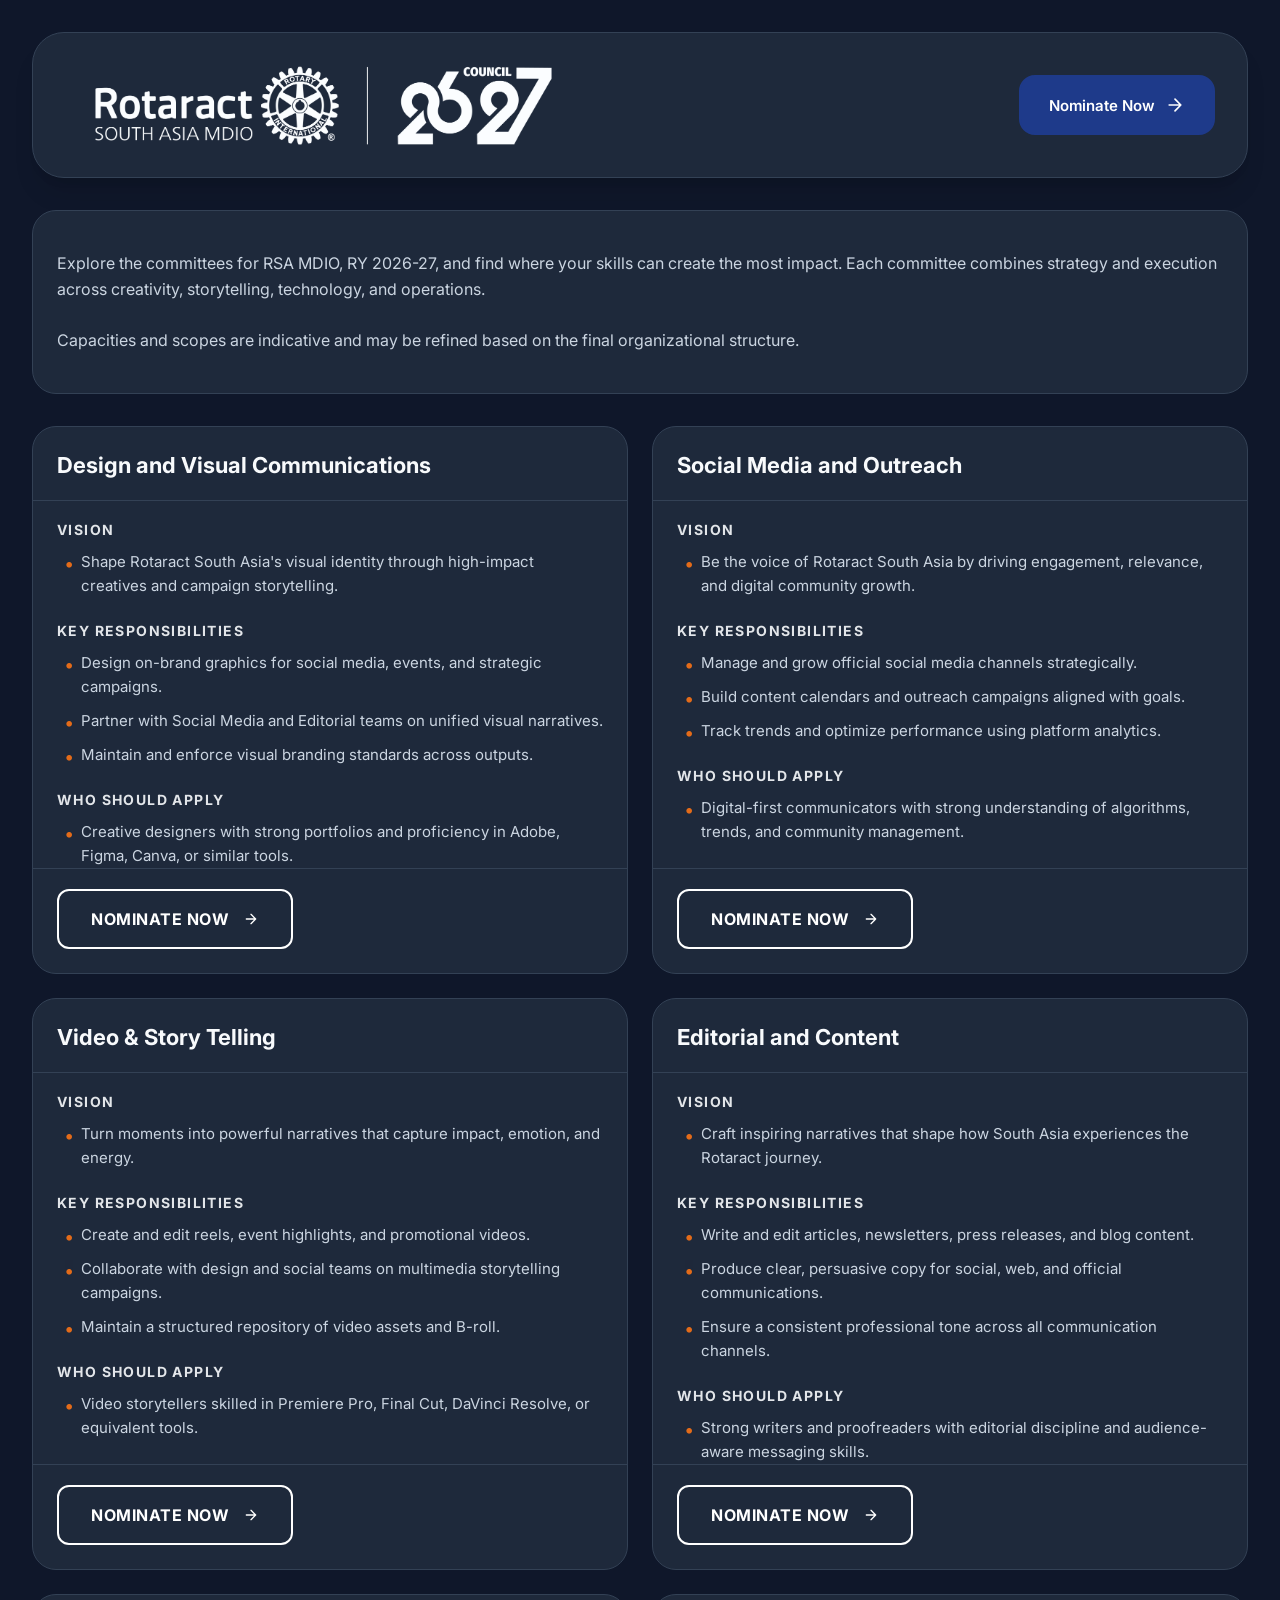
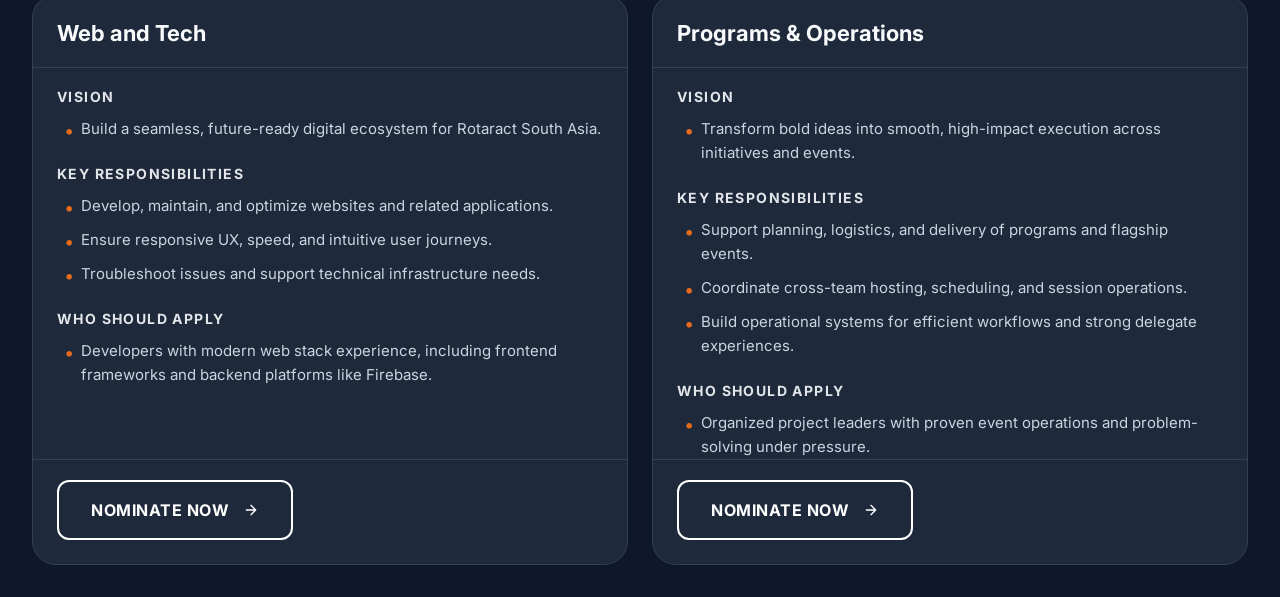
<file: committees.html>
<!doctype html>
<html lang="en">
<head>
  <meta charset="utf-8" />
  <meta name="viewport" content="width=device-width, initial-scale=1" />
  <title>Committees, RY 2026-27, RSA MDIO</title>
  <meta name="description" content="Explore committee opportunities and responsibilities for RSA MDIO RY 2026-27" />
  <meta name="robots" content="index, follow, max-image-preview:large, max-snippet:-1, max-video-preview:-1" />
  <meta name="theme-color" content="#1e3a8a" />
  <meta name="color-scheme" content="dark light" />
  
  <!-- Canonical -->
  <link rel="canonical" href="https://apply.rsamdio.org/committees" />

  <!-- Open Graph -->
  <meta property="og:url" content="https://apply.rsamdio.org/committees" />
  <meta property="og:title" content="Committees, RY 2026-27, RSA MDIO" />
  <meta property="og:type" content="website" />
  <meta property="og:image" content="https://apply.rsamdio.org/assets/images/rsa2627ogimg.webp" />
  <meta property="og:image:type" content="image/webp" />
  <meta property="og:image:width" content="1200" />
  <meta property="og:image:height" content="800" />
  <meta property="og:description" content="Explore committee opportunities and responsibilities for RSA MDIO RY 2026-27" />
  
  <!-- Twitter Card -->
  <meta name="twitter:card" content="summary_large_image" />
  <meta name="twitter:title" content="Committees, RY 2026-27, RSA MDIO" />
  <meta name="twitter:description" content="Explore committee opportunities and responsibilities for RSA MDIO RY 2026-27" />
  <meta name="twitter:image" content="https://apply.rsamdio.org/assets/images/rsa2627ogimg.webp" />
  
  <link rel="preconnect" href="https://fonts.googleapis.com">
  <link rel="preconnect" href="https://fonts.gstatic.com" crossorigin>
  <link href="https://fonts.googleapis.com/css2?family=Inter:wght@400;500;600;700;800&display=swap" rel="stylesheet">
  <link rel="stylesheet" href="assets/css/main.css" />
  <link rel="stylesheet" href="assets/css/roles.css" />
  
  <!-- Favicons -->
  <link rel="icon" type="image/png" href="assets/images/favicon.png" />
  <link rel="apple-touch-icon" href="assets/images/favicon.png" />
</head>
<body>
  <div class="roles-container">
    <header class="roles-header">
      <div class="roles-header__content">
        <div class="roles-header__left">
          <img src="assets/images/RSACouncil2627.webp" alt="Rotaract South Asia MDIO Council 2627" class="roles-header__logo" onerror="this.style.display='none'" />
        </div>
        <div class="roles-header__actions">
          <a href="/" class="btn btn--primary">
            Nominate Now
            <svg viewBox="0 0 24 24" fill="none" stroke="currentColor" stroke-width="2" stroke-linecap="round" stroke-linejoin="round">
              <path d="M5 12h14M12 5l7 7-7 7"/>
            </svg>
          </a>
        </div>
      </div>
    </header>

    <main class="roles-content">
      <div class="roles-intro">
        <p>Explore the committees for RSA MDIO, RY 2026-27, and find where your skills can create the most impact. Each committee combines strategy and execution across creativity, storytelling, technology, and operations.<br><br>Capacities and scopes are indicative and may be refined based on the final organizational structure.</p>
      </div>

      <div class="roles-grid" id="rolesGrid">
        <article class="role-card">
          <header class="role-card__header">
            <h2 class="role-card__title">Design and Visual Communications</h2>
          </header>
          <div class="role-card__body">
            <section class="role-card__section">
              <h3 class="role-card__section-title">Vision</h3>
              <ul class="role-card__list">
                <li>Shape Rotaract South Asia's visual identity through high-impact creatives and campaign storytelling.</li>
              </ul>
            </section>
            <section class="role-card__section">
              <h3 class="role-card__section-title">Key Responsibilities</h3>
              <ul class="role-card__list">
                <li>Design on-brand graphics for social media, events, and strategic campaigns.</li>
                <li>Partner with Social Media and Editorial teams on unified visual narratives.</li>
                <li>Maintain and enforce visual branding standards across outputs.</li>
              </ul>
            </section>
            <section class="role-card__section">
              <h3 class="role-card__section-title">Who Should Apply</h3>
              <ul class="role-card__list">
                <li>Creative designers with strong portfolios and proficiency in Adobe, Figma, Canva, or similar tools.</li>
              </ul>
            </section>
          </div>
          <div class="role-card__footer">
            <a href="/" class="btn btn--outline btn--small">
              Nominate Now
              <svg viewBox="0 0 24 24" fill="none" stroke="currentColor" stroke-width="2" stroke-linecap="round" stroke-linejoin="round" style="width: 16px; height: 16px; margin-left: 6px;">
                <path d="M5 12h14M12 5l7 7-7 7"/>
              </svg>
            </a>
          </div>
        </article>

        <article class="role-card">
          <header class="role-card__header">
            <h2 class="role-card__title">Social Media and Outreach</h2>
          </header>
          <div class="role-card__body">
            <section class="role-card__section">
              <h3 class="role-card__section-title">Vision</h3>
              <ul class="role-card__list">
                <li>Be the voice of Rotaract South Asia by driving engagement, relevance, and digital community growth.</li>
              </ul>
            </section>
            <section class="role-card__section">
              <h3 class="role-card__section-title">Key Responsibilities</h3>
              <ul class="role-card__list">
                <li>Manage and grow official social media channels strategically.</li>
                <li>Build content calendars and outreach campaigns aligned with goals.</li>
                <li>Track trends and optimize performance using platform analytics.</li>
              </ul>
            </section>
            <section class="role-card__section">
              <h3 class="role-card__section-title">Who Should Apply</h3>
              <ul class="role-card__list">
                <li>Digital-first communicators with strong understanding of algorithms, trends, and community management.</li>
              </ul>
            </section>
          </div>
          <div class="role-card__footer">
            <a href="/" class="btn btn--outline btn--small">
              Nominate Now
              <svg viewBox="0 0 24 24" fill="none" stroke="currentColor" stroke-width="2" stroke-linecap="round" stroke-linejoin="round" style="width: 16px; height: 16px; margin-left: 6px;">
                <path d="M5 12h14M12 5l7 7-7 7"/>
              </svg>
            </a>
          </div>
        </article>

        <article class="role-card">
          <header class="role-card__header">
            <h2 class="role-card__title">Video &amp; Story Telling</h2>
          </header>
          <div class="role-card__body">
            <section class="role-card__section">
              <h3 class="role-card__section-title">Vision</h3>
              <ul class="role-card__list">
                <li>Turn moments into powerful narratives that capture impact, emotion, and energy.</li>
              </ul>
            </section>
            <section class="role-card__section">
              <h3 class="role-card__section-title">Key Responsibilities</h3>
              <ul class="role-card__list">
                <li>Create and edit reels, event highlights, and promotional videos.</li>
                <li>Collaborate with design and social teams on multimedia storytelling campaigns.</li>
                <li>Maintain a structured repository of video assets and B-roll.</li>
              </ul>
            </section>
            <section class="role-card__section">
              <h3 class="role-card__section-title">Who Should Apply</h3>
              <ul class="role-card__list">
                <li>Video storytellers skilled in Premiere Pro, Final Cut, DaVinci Resolve, or equivalent tools.</li>
              </ul>
            </section>
          </div>
          <div class="role-card__footer">
            <a href="/" class="btn btn--outline btn--small">
              Nominate Now
              <svg viewBox="0 0 24 24" fill="none" stroke="currentColor" stroke-width="2" stroke-linecap="round" stroke-linejoin="round" style="width: 16px; height: 16px; margin-left: 6px;">
                <path d="M5 12h14M12 5l7 7-7 7"/>
              </svg>
            </a>
          </div>
        </article>

        <article class="role-card">
          <header class="role-card__header">
            <h2 class="role-card__title">Editorial and Content</h2>
          </header>
          <div class="role-card__body">
            <section class="role-card__section">
              <h3 class="role-card__section-title">Vision</h3>
              <ul class="role-card__list">
                <li>Craft inspiring narratives that shape how South Asia experiences the Rotaract journey.</li>
              </ul>
            </section>
            <section class="role-card__section">
              <h3 class="role-card__section-title">Key Responsibilities</h3>
              <ul class="role-card__list">
                <li>Write and edit articles, newsletters, press releases, and blog content.</li>
                <li>Produce clear, persuasive copy for social, web, and official communications.</li>
                <li>Ensure a consistent professional tone across all communication channels.</li>
              </ul>
            </section>
            <section class="role-card__section">
              <h3 class="role-card__section-title">Who Should Apply</h3>
              <ul class="role-card__list">
                <li>Strong writers and proofreaders with editorial discipline and audience-aware messaging skills.</li>
              </ul>
            </section>
          </div>
          <div class="role-card__footer">
            <a href="/" class="btn btn--outline btn--small">
              Nominate Now
              <svg viewBox="0 0 24 24" fill="none" stroke="currentColor" stroke-width="2" stroke-linecap="round" stroke-linejoin="round" style="width: 16px; height: 16px; margin-left: 6px;">
                <path d="M5 12h14M12 5l7 7-7 7"/>
              </svg>
            </a>
          </div>
        </article>

        <article class="role-card">
          <header class="role-card__header">
            <h2 class="role-card__title">Web and Tech</h2>
          </header>
          <div class="role-card__body">
            <section class="role-card__section">
              <h3 class="role-card__section-title">Vision</h3>
              <ul class="role-card__list">
                <li>Build a seamless, future-ready digital ecosystem for Rotaract South Asia.</li>
              </ul>
            </section>
            <section class="role-card__section">
              <h3 class="role-card__section-title">Key Responsibilities</h3>
              <ul class="role-card__list">
                <li>Develop, maintain, and optimize websites and related applications.</li>
                <li>Ensure responsive UX, speed, and intuitive user journeys.</li>
                <li>Troubleshoot issues and support technical infrastructure needs.</li>
              </ul>
            </section>
            <section class="role-card__section">
              <h3 class="role-card__section-title">Who Should Apply</h3>
              <ul class="role-card__list">
                <li>Developers with modern web stack experience, including frontend frameworks and backend platforms like Firebase.</li>
              </ul>
            </section>
          </div>
          <div class="role-card__footer">
            <a href="/" class="btn btn--outline btn--small">
              Nominate Now
              <svg viewBox="0 0 24 24" fill="none" stroke="currentColor" stroke-width="2" stroke-linecap="round" stroke-linejoin="round" style="width: 16px; height: 16px; margin-left: 6px;">
                <path d="M5 12h14M12 5l7 7-7 7"/>
              </svg>
            </a>
          </div>
        </article>

        <article class="role-card">
          <header class="role-card__header">
            <h2 class="role-card__title">Programs &amp; Operations</h2>
          </header>
          <div class="role-card__body">
            <section class="role-card__section">
              <h3 class="role-card__section-title">Vision</h3>
              <ul class="role-card__list">
                <li>Transform bold ideas into smooth, high-impact execution across initiatives and events.</li>
              </ul>
            </section>
            <section class="role-card__section">
              <h3 class="role-card__section-title">Key Responsibilities</h3>
              <ul class="role-card__list">
                <li>Support planning, logistics, and delivery of programs and flagship events.</li>
                <li>Coordinate cross-team hosting, scheduling, and session operations.</li>
                <li>Build operational systems for efficient workflows and strong delegate experiences.</li>
              </ul>
            </section>
            <section class="role-card__section">
              <h3 class="role-card__section-title">Who Should Apply</h3>
              <ul class="role-card__list">
                <li>Organized project leaders with proven event operations and problem-solving under pressure.</li>
              </ul>
            </section>
          </div>
          <div class="role-card__footer">
            <a href="/" class="btn btn--outline btn--small">
              Nominate Now
              <svg viewBox="0 0 24 24" fill="none" stroke="currentColor" stroke-width="2" stroke-linecap="round" stroke-linejoin="round" style="width: 16px; height: 16px; margin-left: 6px;">
                <path d="M5 12h14M12 5l7 7-7 7"/>
              </svg>
            </a>
          </div>
        </article>
      </div>
    </main>
  </div>

</body>
</html>
</file>
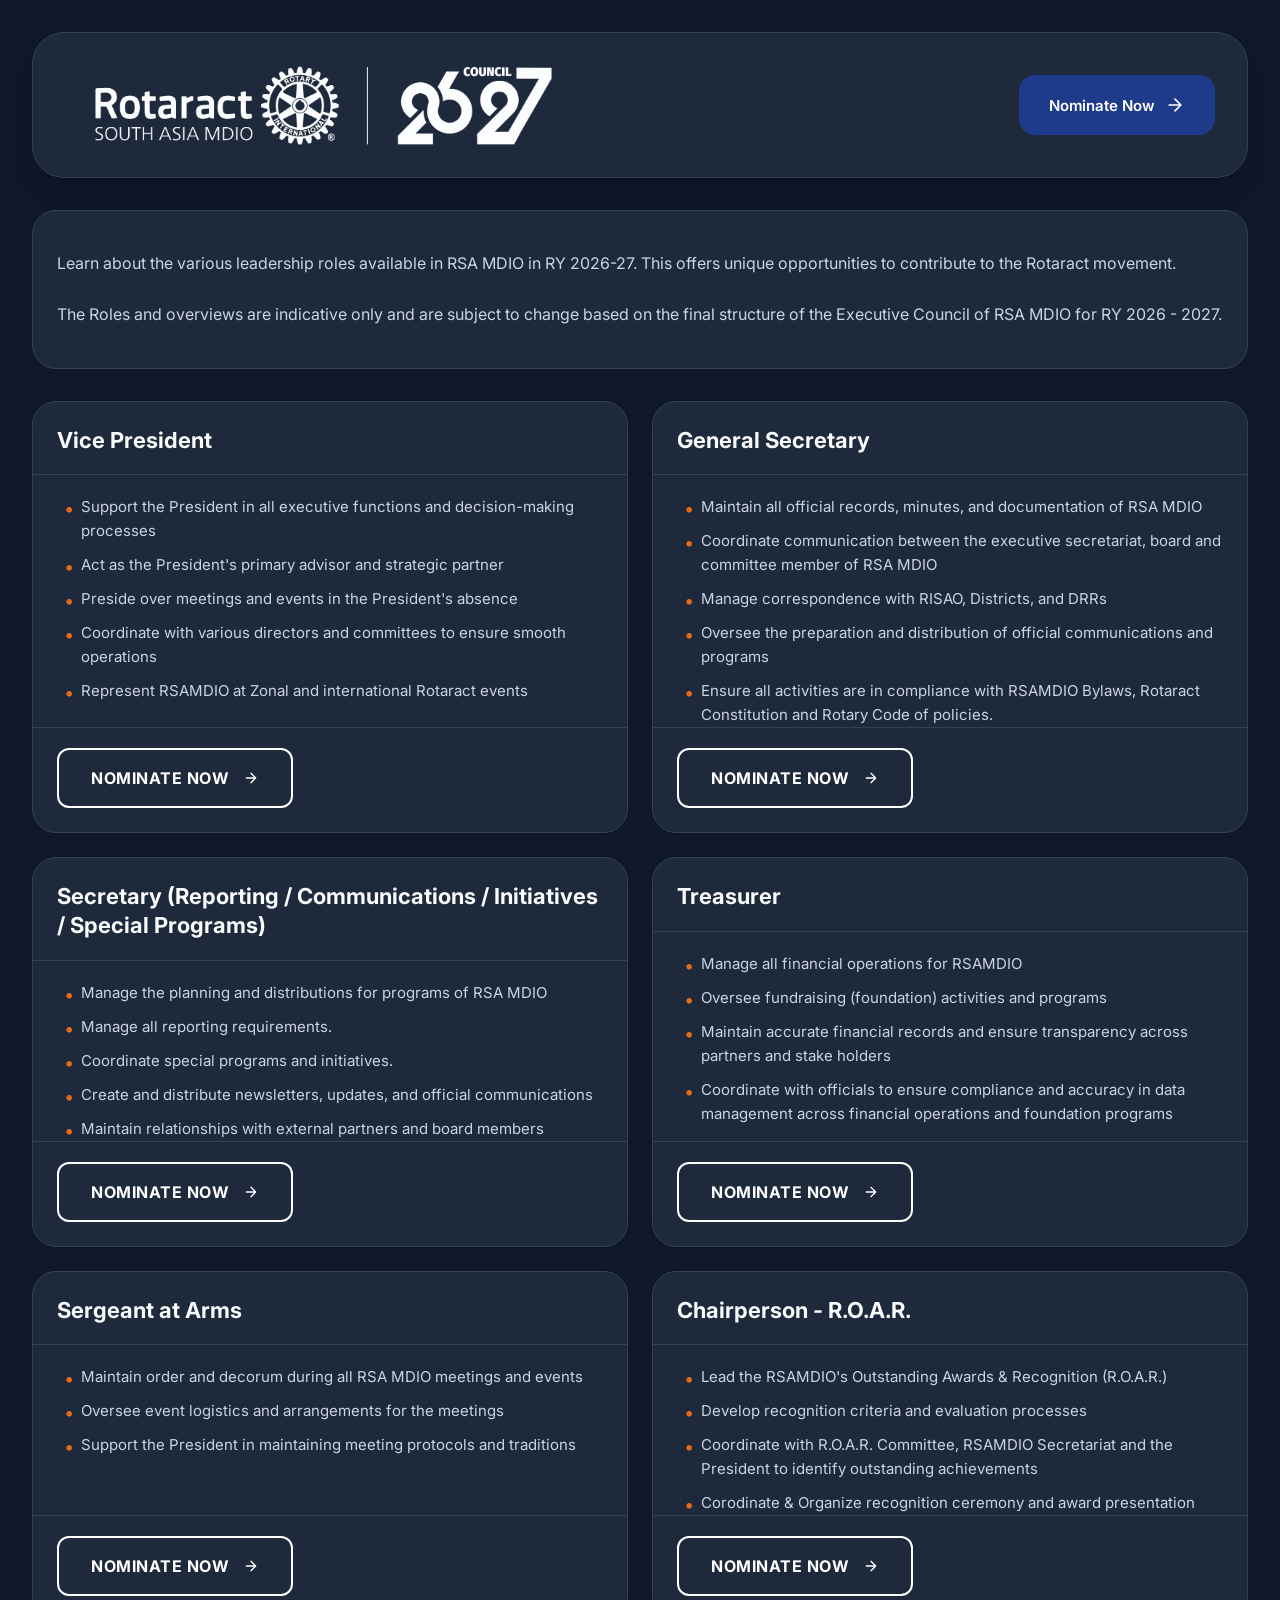
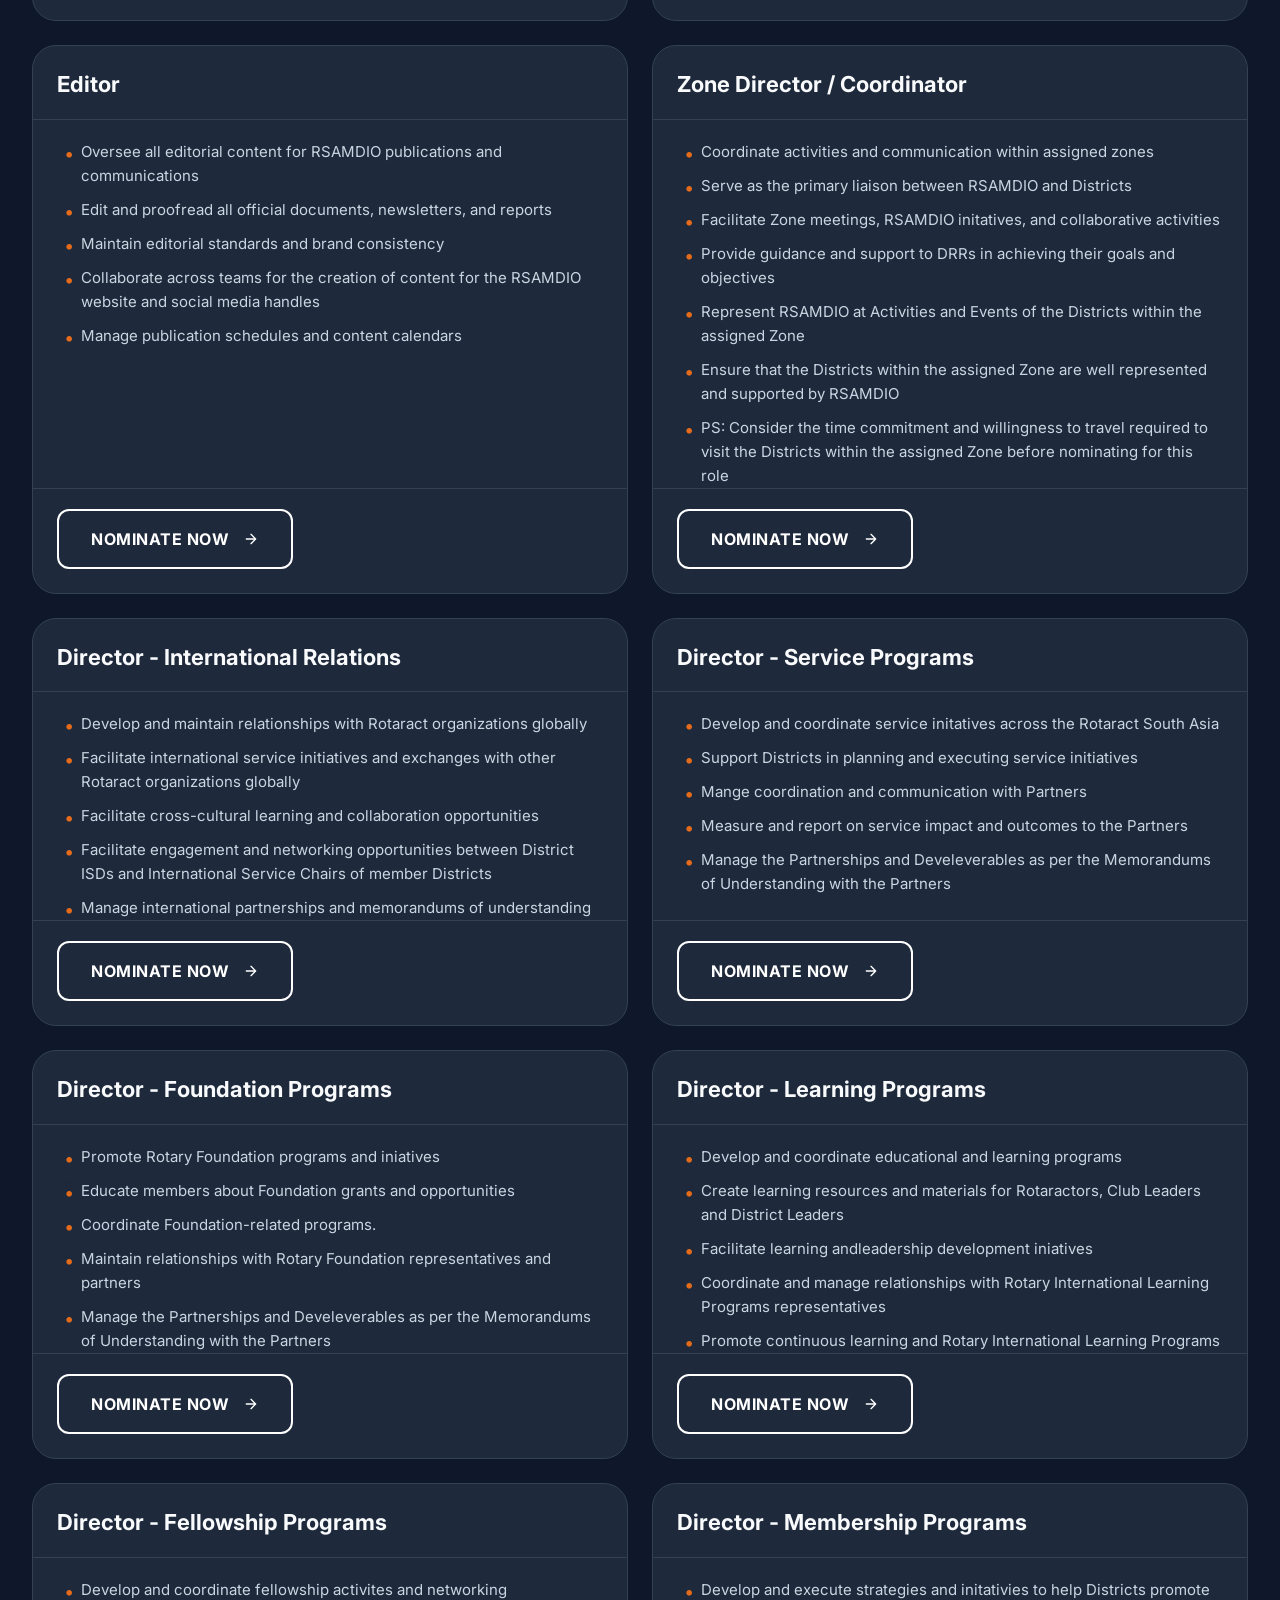
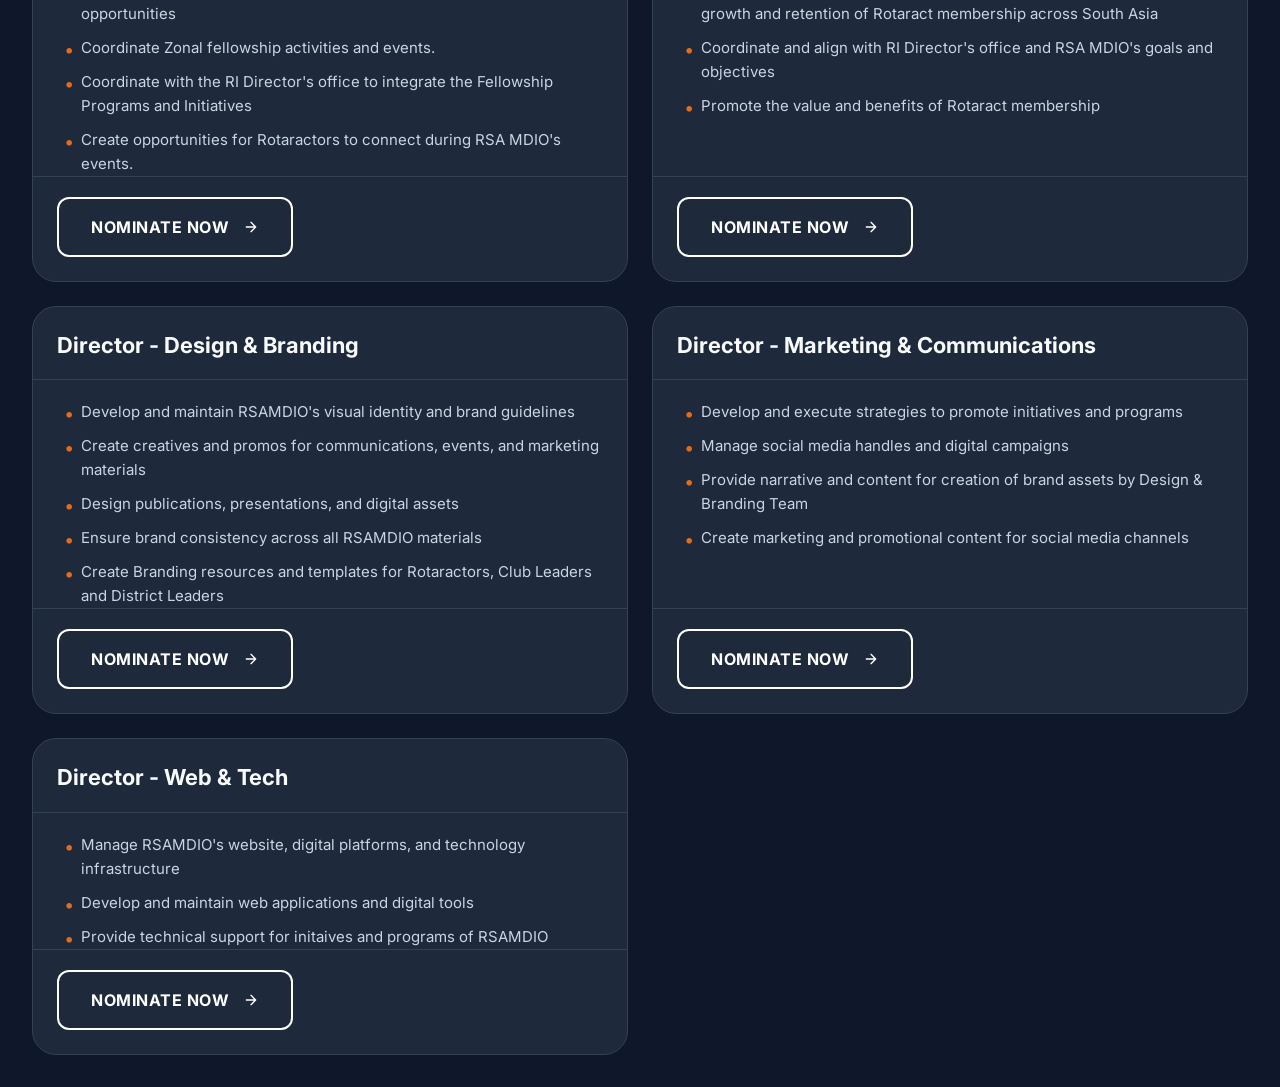
<file: roles.html>
<!doctype html>
<html lang="en">
<head>
  <meta charset="utf-8" />
  <meta name="viewport" content="width=device-width, initial-scale=1" />
  <title>Roles, RY 2026-27, RSA MDIO</title>
  <meta name="description" content="Explore available leadership roles and their requirements for RSAMDIO 2026-27" />
  <meta name="robots" content="index, follow, max-image-preview:large, max-snippet:-1, max-video-preview:-1" />
  <meta name="theme-color" content="#1e3a8a" />
  <meta name="color-scheme" content="dark light" />
  
  <!-- Canonical -->
  <link rel="canonical" href="https://apply.rsamdio.org/roles" />

  <!-- Open Graph -->
  <meta property="og:url" content="https://apply.rsamdio.org/roles" />
  <meta property="og:title" content="Roles, RY 2026-27, RSA MDIO" />
  <meta property="og:type" content="website" />
  <meta property="og:image" content="https://apply.rsamdio.org/assets/images/rsa2627ogimg.webp" />
  <meta property="og:image:type" content="image/webp" />
  <meta property="og:image:width" content="1200" />
  <meta property="og:image:height" content="800" />
  <meta property="og:description" content="Explore available leadership roles and their requirements for RSAMDIO 2026-27" />
  
  <!-- Twitter Card -->
  <meta name="twitter:card" content="summary_large_image" />
  <meta name="twitter:title" content="Roles, RY 2026-27, RSA MDIO" />
  <meta name="twitter:description" content="Explore available leadership roles and their requirements for RSAMDIO 2026-27" />
  <meta name="twitter:image" content="https://apply.rsamdio.org/assets/images/rsa2627ogimg.webp" />
  
  <link rel="preconnect" href="https://fonts.googleapis.com">
  <link rel="preconnect" href="https://fonts.gstatic.com" crossorigin>
  <link href="https://fonts.googleapis.com/css2?family=Inter:wght@400;500;600;700;800&display=swap" rel="stylesheet">
  <link rel="stylesheet" href="assets/css/main.css" />
  <link rel="stylesheet" href="assets/css/roles.css" />
  
  <!-- Favicons -->
  <link rel="icon" type="image/png" href="assets/images/favicon.png" />
  <link rel="apple-touch-icon" href="assets/images/favicon.png" />
</head>
<body>
  <div class="roles-container">
    <header class="roles-header">
      <div class="roles-header__content">
        <div class="roles-header__left">
          <img src="assets/images/RSACouncil2627.webp" alt="Rotaract South Asia MDIO Council 2627" class="roles-header__logo" onerror="this.style.display='none'" />
        </div>
        <div class="roles-header__actions">
          <a href="/" class="btn btn--primary">
            Nominate Now
            <svg viewBox="0 0 24 24" fill="none" stroke="currentColor" stroke-width="2" stroke-linecap="round" stroke-linejoin="round">
              <path d="M5 12h14M12 5l7 7-7 7"/>
            </svg>
          </a>
        </div>
      </div>
    </header>

    <main class="roles-content">
      <div class="roles-intro">
        <p>Learn about the various leadership roles available in RSA MDIO in RY 2026-27. This offers unique opportunities to contribute to the Rotaract movement.<br><br>The Roles and overviews are indicative only and are subject to change based on the final structure of the Executive Council of RSA MDIO for RY 2026 - 2027.</p>
      </div>

      <div class="roles-grid" id="rolesGrid">
        <div class="loading-state">
          <div class="loading-spinner"></div>
          <p>Loading roles...</p>
        </div>
      </div>
    </main>
  </div>

  <script src="assets/js/roles.js"></script>
</body>
</html>
</file>
<file: assets/css/main.css>
/* RZI Survey - Modern Innovative Design inspired by RZI Chennai 2026 */

:root {
  /* RZI Chennai 2026 Color Palette */
  --color-primary: #1e3a8a;        /* Deep blue from the graphic */
  --color-primary-hover: #1e40af;
  --color-primary-light: rgba(30, 58, 138, 0.1);
  --color-secondary: #059669;       /* Green accent */
  --color-accent-orange: #f97316;   /* Orange from RZI logo */
  --color-accent-red: #dc2626;      /* Red from RZI logo */
  --color-success: #10b981;
  --color-danger: #ef4444;
  --color-white: #ffffff;
  --color-dark-bg: #0f172a;         /* Dark blue background */
  --color-dark-surface: #1e293b;    /* Dark surface */
  --color-dark-surface-light: #334155;
  --color-text-primary: #f8fafc;
  --color-text-secondary: #cbd5e1;
  --color-text-muted: #94a3b8;
  
  /* Modern Design Tokens */
  --radius-sm: 8px;
  --radius-md: 12px;
  --radius-lg: 16px;
  --radius-xl: 24px;
  --radius-2xl: 32px;
  
  /* Enhanced Shadows */
  --shadow-sm: 0 1px 2px 0 rgb(0 0 0 / 0.05);
  --shadow-md: 0 4px 6px -1px rgb(0 0 0 / 0.1), 0 2px 4px -2px rgb(0 0 0 / 0.1);
  --shadow-lg: 0 10px 15px -3px rgb(0 0 0 / 0.1), 0 4px 6px -4px rgb(0 0 0 / 0.1);
  --shadow-xl: 0 20px 25px -5px rgb(0 0 0 / 0.1), 0 8px 10px -6px rgb(0 0 0 / 0.1);
  --shadow-2xl: 0 25px 50px -12px rgb(0 0 0 / 0.25);
  --shadow-glow: 0 0 20px rgba(30, 58, 138, 0.3);
  --shadow-glow-orange: 0 0 20px rgba(249, 115, 22, 0.3);
  
  /* Animation Timing */
  --t-fast: 150ms ease-in-out;
  --t-normal: 300ms ease-in-out;
  --t-slow: 500ms ease-in-out;
  
  /* Glassmorphism */
  --glass-bg: rgba(255, 255, 255, 0.05);
  --glass-border: rgba(255, 255, 255, 0.1);
  --glass-backdrop: blur(10px);
}

* { box-sizing: border-box; }
html, body { height: 100%; }
body {
  margin: 0;
  font-family: 'Inter', -apple-system, BlinkMacSystemFont, 'Segoe UI', Roboto, sans-serif;
  color: var(--color-text-primary);
  background: var(--color-dark-bg);
  overflow-x: hidden;
  position: relative;
}

/* Simplified background pattern for better performance */
body::before {
  content: '';
  position: fixed;
  top: 0;
  left: 0;
  width: 100%;
  height: 100%;
  background: 
    radial-gradient(circle at 20% 20%, rgba(30, 58, 138, 0.05) 0%, transparent 40%),
    radial-gradient(circle at 80% 80%, rgba(5, 150, 105, 0.03) 0%, transparent 40%);
  z-index: -1;
  pointer-events: none;
}

.skip-link { position:absolute; left:-9999px; }
.skip-link:focus { left: 8px; top: 8px; background: var(--color-primary); color:#fff; padding:8px 12px; border-radius:8px; }

.layout {
  display: flex;
  gap: 32px;
  padding: 32px;
  min-height: 100vh;
  max-width: 1400px;
  margin: 0 auto;
  position: relative;
  z-index: 1;
}

.sidebar {
  width: 360px;
  background: var(--color-dark-surface);
  border-radius: var(--radius-2xl);
  padding: 32px;
  border: 1px solid var(--color-dark-surface-light);
  box-shadow: var(--shadow-xl);
  height: calc(100vh - 64px);
  overflow: auto;
  position: sticky;
  top: 32px;
  align-self: flex-start;
  transition: transform var(--t-fast), box-shadow var(--t-fast);
  scrollbar-width: none; /* Firefox */
  -ms-overflow-style: none; /* Internet Explorer 10+ */
}

.sidebar::-webkit-scrollbar { /* WebKit */
  display: none;
}

.sidebar:hover {
  transform: translateY(-1px);
  box-shadow: var(--shadow-2xl);
}

.sidebar__title { 
  margin: 0 0 20px; 
  font-weight: 700; 
  font-size: 18px;
  color: var(--color-text-primary);
  text-align: center;
  letter-spacing: -0.025em;
}

.question-nav { display: flex; flex-direction: column; gap: 12px; }
.question-nav__item {
  display: flex; 
  gap: 12px; 
  align-items: center;
  padding: 16px 18px; 
  border-radius: var(--radius-lg); 
  text-decoration: none; 
  color: var(--color-text-secondary);
  border: 1px solid var(--color-dark-surface-light); 
  background: rgba(255, 255, 255, 0.02); 
  transition: background var(--t-fast), border-color var(--t-fast), color var(--t-fast);
}

.question-nav__item:hover { 
  background: rgba(255, 255, 255, 0.05); 
  border-color: var(--color-primary);
  color: var(--color-text-primary);
}

.question-nav__item--current { 
  border-color: var(--color-primary); 
  color: var(--color-text-primary); 
  background: rgba(30, 58, 138, 0.15);
  box-shadow: var(--shadow-glow);
}

.question-nav__item--completed { 
  border-color: var(--color-secondary); 
  color: var(--color-secondary); 
  background: rgba(5, 150, 105, 0.1);
}

.question-nav__number { 
  width: 32px; 
  height: 32px; 
  border-radius: 50%; 
  display: flex; 
  align-items: center; 
  justify-content: center; 
  background: var(--color-dark-surface-light); 
  font-size: 13px; 
  font-weight: 700;
  transition: all var(--t-normal);
  position: relative;
  z-index: 1;
}

.question-nav__item--current .question-nav__number { 
  background: linear-gradient(135deg, var(--color-primary), var(--color-primary-hover)); 
  color: #fff;
  box-shadow: var(--shadow-glow);
}

.question-nav__item--completed .question-nav__number { 
  background: linear-gradient(135deg, var(--color-secondary), #047857); 
  color: #fff;
}

.question-nav__text { 
  flex: 1; 
  font-weight: 500;
  line-height: 1.4;
}

.question-nav__status { 
  font-size: 10px; 
  color: var(--color-text-muted); 
  text-transform: uppercase; 
  font-weight: 600;
  letter-spacing: 0.05em;
}

.main { 
  flex: 1; 
  display: flex; 
  flex-direction: column; 
  gap: 32px; 
  min-height: 0;
  max-height: calc(100vh - 64px);
  overflow-y: auto;
  scrollbar-width: none; /* Firefox */
  -ms-overflow-style: none; /* Internet Explorer 10+ */
  /* Ensure consistent main content dimensions */
  box-sizing: border-box;
}

.main::-webkit-scrollbar { /* WebKit */
  display: none;
}

/* Hidden by default; shown on small screens */
.question-nav--mobile { display: none; }

.header {
  display: flex; 
  align-items: center; 
  gap: 16px;
  background: var(--color-dark-surface);
  border: 1px solid var(--color-dark-surface-light); 
  border-radius: var(--radius-2xl);
  padding: 24px 32px; 
  box-shadow: var(--shadow-xl);
  transition: transform var(--t-fast), box-shadow var(--t-fast);
  position: relative;
  overflow: hidden;
  /* Ensure consistent header dimensions */
  height: 84px;
  min-height: 84px;
  max-height: 84px;
  flex-shrink: 0;
  box-sizing: border-box;
}

.header::before {
  content: '';
  position: absolute;
  top: 0;
  left: 0;
  right: 0;
  height: 3px;
  background: linear-gradient(90deg, var(--color-primary), var(--color-accent-orange), var(--color-secondary));
  border-radius: var(--radius-2xl) var(--radius-2xl) 0 0;
}

.header:hover {
  transform: translateY(-1px);
  box-shadow: var(--shadow-2xl);
}

.header__progress { flex: 1; width: 100%; }
.progress-bar { 
  width: 100%; 
  height: 12px; 
  background: var(--color-dark-surface-light); 
  border-radius: 999px; 
  overflow: hidden;
  position: relative;
}

.progress-bar__fill { 
  height: 100%; 
  width: 0%; 
  background: linear-gradient(90deg, var(--color-primary), var(--color-accent-orange), var(--color-secondary)); 
  transition: width 0.4s ease-out;
  border-radius: 999px;
}


.question-container {
  flex: 1; 
  display: flex; 
  flex-direction: column;
  background: var(--color-dark-surface);
  border: 1px solid var(--color-dark-surface-light); 
  border-radius: var(--radius-2xl);
  padding: 32px; 
  box-shadow: var(--shadow-xl); 
  position: relative; 
  overflow: hidden;
  min-height: 0;
  transition: transform var(--t-fast), box-shadow var(--t-fast);
  box-sizing: border-box;
}

.question-container:hover {
  transform: translateY(-1px);
  box-shadow: var(--shadow-2xl);
}

.question-container::before { 
  content: ''; 
  position: absolute; 
  left: 0; 
  right: 0; 
  top: 0; 
  height: 4px; 
  background: linear-gradient(90deg, var(--color-primary), var(--color-accent-orange), var(--color-secondary)); 
  border-radius: var(--radius-2xl) var(--radius-2xl) 0 0;
}

/* Background fill that fills from bottom to top */
.question-container__background-fill {
  position: absolute;
  bottom: 0;
  left: 0;
  right: 0;
  height: 0%;
  background: linear-gradient(180deg, 
    rgba(30, 58, 138, 0.1) 0%, 
    rgba(30, 58, 138, 0.2) 30%,
    rgba(249, 115, 22, 0.15) 70%,
    rgba(5, 150, 105, 0.2) 100%
  );
  transition: height 0.8s cubic-bezier(0.4, 0, 0.2, 1);
  z-index: 0;
  border-radius: 0 0 var(--radius-2xl) var(--radius-2xl);
  pointer-events: none;
}

/* Ensure content stays above the background fill */
.question-container > * {
  position: relative;
  z-index: 1;
}

.question { 
  display: flex; 
  flex-direction: column; 
  gap: 12px; 
  min-height: 0;
  flex: 1;
}

.question__header {
  min-height: 120px;
  display: flex;
  flex-direction: column;
  justify-content: center;
  align-items: center;
  text-align: center;
  padding: 16px 0;
  position: relative;
  box-sizing: border-box;
  overflow: visible;
  flex-shrink: 0;
  /* Ensure consistent spacing */
  gap: 0;
  /* Isolate from any parent layout changes */
  isolation: isolate;
  contain: layout style;
}

/* Ensure consistent structure for all header elements */
.question__header .question__title {
  order: 1;
}

.question__header .question__subtitle {
  order: 2;
}

.question__header .question__hint {
  order: 3;
}

.question__logos { 
  display: flex; 
  flex-direction: column; 
  align-items: center; 
  gap: 8px; 
  margin-bottom: 0; 
  flex-shrink: 0;
  box-sizing: border-box;
  width: 100%;
  max-width: 100%;
  overflow: hidden;
}

.question__logo--rzi { 
  height: auto;
  max-height: 180px;
  max-width: 600px;
  width: auto;
  object-fit: contain;
  filter: brightness(1.1);
  transition: all var(--t-normal);
}

.question__logo--rzi:hover {
  transform: scale(1.02);
  filter: brightness(1.2);
}

.question__logo--partners { 
  height: auto;
  max-height: 80px;
  max-width: 100%;
  width: auto;
  object-fit: contain;
  filter: brightness(1.1);
  transition: all var(--t-normal);
}

.question__logo--partners:hover {
  transform: scale(1.05);
  filter: brightness(1.2);
}

.question__title { 
  font-size: 24px; 
  font-weight: 700;
  text-align: center; 
  color: var(--color-text-primary);
  letter-spacing: -0.025em;
  line-height: 1.3;
  margin: 0;
  flex-shrink: 0;
  max-height: none;
  overflow: visible;
  word-wrap: break-word;
  white-space: normal;
}

.question__subtitle { 
  text-align: center; 
  color: var(--color-text-secondary); 
  font-size: 13px;
  line-height: 1.4;
  margin: 6px 0 0 0;
  max-width: 480px;
  font-style: italic;
  opacity: 0.9;
  flex-shrink: 0;
  /* Show full subtitle; no truncation */
  max-height: none;
  overflow: visible;
  display: block;
}

.question__subtitle a {
  color: var(--color-primary);
  text-decoration: underline;
  margin-top: 12px;
  display: inline-block;
  font-style: normal;
  font-weight: 600;
  transition: color var(--t-fast);
}

.question__subtitle a:hover {
  color: var(--color-primary-hover);
  text-decoration: none;
}

/* Ensure long subtitles wrap normally */
.question__subtitle:not(:empty) {
  white-space: normal;
  word-wrap: break-word;
}

/* Ensure full subtitle/hint visibility across all breakpoints */
.question__subtitle,
.question__hint {
  display: block !important;
  overflow: visible !important;
  max-height: none !important;
}

.question__hint { 
  text-align: center; 
  color: var(--color-text-muted); 
  font-size: 13px;
  line-height: 1.4;
  margin: 6px 0 0 0;
  max-width: 480px;
  font-style: italic;
  opacity: 0.9;
  flex-shrink: 0;
  /* Show full hint; no truncation */
  max-height: none;
  overflow: visible;
  display: block;
}

/* Handle empty elements */
.question__subtitle:empty,
.question__hint:empty {
  display: none;
}

.question__required { 
  color: var(--color-accent-orange); 
  margin-left: 6px;
  font-weight: 700;
}

.question__options { 
  display: flex; 
  flex-direction: column; 
  gap: 16px; 
  align-items: center;
}

.btn--roles-link {
  margin-top: 8px;
  text-decoration: none;
  display: inline-flex;
  align-items: center;
  gap: 8px;
}

.btn--roles-link .btn__icon {
  width: 18px;
  height: 18px;
  transition: transform var(--t-fast);
}

.btn--roles-link:hover .btn__icon {
  transform: translateX(4px);
}

.question__options.grid { 
  display: grid; 
  grid-template-columns: repeat(auto-fill, minmax(100px, 1fr)); 
  gap: 16px; 
}

/* Full-width options for preference roles */
.question__options.grid.grid--full {
  grid-template-columns: 1fr;
}

.option { 
  position: relative; 
}

.option__input { 
  position: absolute;
  opacity: 0; 
}

.option__label { 
  display: block; 
  padding: 16px 20px; 
  border: 2px solid var(--color-dark-surface-light); 
  border-radius: var(--radius-lg); 
  background: rgba(255, 255, 255, 0.02); 
  cursor: pointer; 
  transition: background var(--t-fast), border-color var(--t-fast), color var(--t-fast); 
  text-align: center; 
  color: var(--color-text-secondary);
  font-weight: 500;
}

.option__label:hover { 
  border-color: var(--color-primary); 
  background: rgba(30, 58, 138, 0.1); 
  color: var(--color-text-primary);
}

.option__input:checked + .option__label { 
  border-color: var(--color-primary); 
  background: linear-gradient(135deg, var(--color-primary), var(--color-primary-hover)); 
  color: #fff; 
  box-shadow: var(--shadow-glow);
  transform: translateY(-2px);
}

.text-input, .textarea-input, select {
  width: 100%; 
  padding: 16px 20px; 
  border: 2px solid var(--color-dark-surface-light); 
  border-radius: var(--radius-lg); 
  font: inherit; 
  background: rgba(255, 255, 255, 0.05); 
  color: var(--color-text-primary);
  transition: border-color var(--t-fast), box-shadow var(--t-fast); 
  text-align: center; 
  text-align-last: center;
}

.text-input:focus, .textarea-input:focus, select:focus { 
  outline: none; 
  border-color: var(--color-primary); 
  box-shadow: 0 0 0 3px rgba(30, 58, 138, 0.2);
  background: rgba(255, 255, 255, 0.08);
}

.text-input::placeholder, .textarea-input::placeholder {
  color: var(--color-text-muted);
}

.textarea-input { 
  min-height: 140px; 
  resize: vertical; 
  text-align: left;
  text-align-last: left;
}

/* Review screen styles */
.review-container {
  width: 100%;
  max-width: 100%;
}

.review-list { 
  display: flex; 
  flex-direction: column; 
  gap: 16px; 
  width: 100%;
}

.review-item { 
  display: flex; 
  flex-direction: column; 
  gap: 8px;
  padding: 20px; 
  border: 1px solid var(--color-dark-surface-light); 
  border-radius: var(--radius-lg); 
  background: rgba(255, 255, 255, 0.03); 
  transition: background var(--t-fast);
  width: 100%;
  box-sizing: border-box;
}

.review-item:hover { 
  background: rgba(255, 255, 255, 0.06); 
}

.review-key { 
  color: var(--color-text-secondary); 
  font-size: 14px; 
  font-weight: 600;
  text-transform: uppercase;
  letter-spacing: 0.05em;
}

.review-value { 
  color: var(--color-text-primary); 
  font-size: 16px; 
  line-height: 1.5; 
  font-weight: 500;
}

.review-value--textarea {
  white-space: pre-wrap;
  background: var(--color-dark-surface-light);
  border: 1px solid var(--color-dark-surface-light);
  border-radius: var(--radius-md);
  padding: 12px 16px;
  margin-top: 8px;
  font-family: inherit;
  line-height: 1.5;
  min-height: 60px;
  max-height: 200px;
  overflow-y: auto;
  display: block;
  width: 100%;
  box-sizing: border-box;
  word-break: break-word;
}

.footer { 
  background: var(--color-dark-surface);
  border: 1px solid var(--color-dark-surface-light); 
  border-radius: var(--radius-2xl); 
  padding: 24px 32px; 
  box-shadow: var(--shadow-xl);
  transition: transform var(--t-fast), box-shadow var(--t-fast);
}

.footer:hover {
  transform: translateY(-1px);
  box-shadow: var(--shadow-2xl);
}

.footer__content { 
  display: flex; 
  align-items: center; 
  gap: 16px; 
  justify-content: space-between; 
}

.footer__content .btn { 
  min-width: 140px; 
}

.btn { 
  display: inline-flex; 
  align-items: center; 
  justify-content: center; 
  gap: 12px; 
  padding: 18px 28px; 
  border-radius: var(--radius-lg); 
  border: 2px solid transparent;
  font-weight: 600; 
  cursor: pointer; 
  transition: background var(--t-fast), border-color var(--t-fast), transform var(--t-fast); 
  text-align: center;
  font-size: 15px;
}

.btn:disabled { 
  opacity: 0.5; 
  cursor: not-allowed; 
  transform: none !important;
}

.btn--secondary { 
  background: rgba(255, 255, 255, 0.05); 
  border-color: var(--color-dark-surface-light); 
  color: var(--color-text-secondary);
}

.btn--secondary:hover { 
  background: rgba(255, 255, 255, 0.1); 
  transform: translateY(-1px);
  color: var(--color-text-primary);
}

.btn--primary { 
  background: var(--color-primary); 
  color: #fff; 
  border-color: var(--color-primary);
}

.btn--primary:hover { 
  background: var(--color-primary-hover); 
  transform: translateY(-1px);
}
.btn--success { 
  background: var(--color-secondary); 
  color: #fff; 
  border-color: var(--color-secondary); 
  font-weight: 700;
  font-size: 16px;
  padding: 20px 36px;
  text-transform: uppercase;
  letter-spacing: 0.5px;
}

.btn--success:hover {
  background: #047857;
  transform: translateY(-1px);
}

/* Submit button loading state */
.btn--success:disabled {
  background: #6b7280;
  border-color: #6b7280;
}

/* Muted button for secondary actions */
.btn--muted {
  background: var(--color-dark-surface-light);
  color: var(--color-text-muted);
  border-color: var(--color-dark-surface-light);
  font-weight: 500;
}

.btn--muted:hover {
  background: var(--color-dark-surface);
  color: var(--color-text-secondary);
  transform: translateY(-1px);
}

/* Call-to-Action button for primary actions */
.btn--cta,
a.btn--cta {
  background: var(--color-primary) !important;
  color: #fff !important;
  border-color: var(--color-primary) !important;
  font-weight: 700;
  font-size: 16px;
  padding: 18px 32px;
  text-transform: uppercase;
  letter-spacing: 0.5px;
  text-decoration: none;
  display: inline-flex;
  align-items: center;
  justify-content: center;
  gap: 8px;
  border-radius: 12px;
  border: 2px solid transparent;
  cursor: pointer;
  transition: background var(--t-fast), transform var(--t-fast);
}

.btn--cta:hover,
a.btn--cta:hover {
  background: var(--color-primary-hover) !important;
  transform: translateY(-1px);
  color: #fff !important;
  text-decoration: none !important;
}

/* Outline CTA */
.btn--outline,
a.btn--outline {
  background: transparent !important;
  color: var(--color-white) !important;
  border-color: var(--color-white) !important;
  border-width: 2px;
  font-weight: 700;
  font-size: 16px;
  padding: 18px 32px;
  text-transform: uppercase;
  letter-spacing: 0.5px;
  text-decoration: none;
  display: inline-flex;
  align-items: center;
  justify-content: center;
  gap: 8px;
  border-radius: 12px;
  cursor: pointer;
  transition: all var(--t-fast);
}

.btn--outline:hover,
a.btn--outline:hover {
  background: rgba(255,255,255,0.08) !important;
  color: #fff !important;
  border-color: #fff !important;
  transform: translateY(-1px);
}

.hidden { display:none !important; }

/* Modal & Loading */
.modal { 
  position: fixed; 
  inset: 0; 
  display: flex; 
  align-items: center; 
  justify-content: center; 
  padding: 16px; 
  z-index: 50; 
}

.modal__backdrop { 
  position: absolute; 
  inset: 0; 
  background: rgba(0, 0, 0, 0.8); 
}

.modal__content { 
  position: relative; 
  background: var(--color-dark-surface); 
  border: 1px solid var(--color-dark-surface-light);
  border-radius: var(--radius-2xl); 
  padding: 40px; 
  width: 100%; 
  max-width: 520px; 
  box-shadow: var(--shadow-2xl); 
  text-align: center; 
  animation: modalEntrance 0.2s ease-out;
}

@keyframes modalEntrance {
  0% {
    opacity: 0;
    transform: scale(0.95) translateY(10px);
  }
  100% {
    opacity: 1;
    transform: scale(1) translateY(0);
  }
}

/* Success Modal Styles */
.success-content { 
  display: flex; 
  flex-direction: column; 
  align-items: center; 
  gap: 24px; 
}

.success-logos { 
  display: flex; 
  flex-direction: column; 
  align-items: center; 
  gap: 20px; 
}

.success-logo {
  display: block;
  max-width: 100%;
  height: auto;
  object-fit: contain;
}

.success-logo--rzi { 
  max-height: 140px; 
  filter: brightness(1.1);
  transition: all var(--t-normal);
}

.success-logo--rzi:hover {
  transform: scale(1.02);
  filter: brightness(1.2);
}

.success-logo--partners { 
  max-width: 100%;
  height: auto;
  filter: brightness(1.1);
  transition: all var(--t-normal);
}

.success-logo--partners:hover {
  transform: scale(1.05);
  filter: brightness(1.2);
}

.success-icon { 
  width: 64px; 
  height: 64px; 
  animation: successPulse 0.6s ease-out;
}

.success-icon__circle { 
  stroke: var(--color-secondary); 
  stroke-width: 3; 
  fill: none;
}

.success-icon__check { 
  stroke: var(--color-secondary); 
  stroke-width: 3; 
  stroke-linecap: round; 
  stroke-linejoin: round;
  fill: none;
}

@keyframes successPulse { 
  0% { 
    transform: scale(0.8);
    opacity: 0.7;
  }
  50% { 
    transform: scale(1.1);
    opacity: 1;
  }
  100% { 
    transform: scale(1);
    opacity: 1;
  }
}

.success-title { 
  font-size: 28px; 
  font-weight: 800; 
  color: var(--color-text-primary); 
  margin: 0; 
  letter-spacing: -0.025em;
}

.success-message { 
  color: var(--color-text-secondary); 
  margin: 0; 
  line-height: 1.6; 
  font-size: 16px;
}
.success-actions { 
  display: flex; 
  gap: 20px; 
  justify-content: center; 
  flex-wrap: wrap; 
  align-items: center;
  margin-top: 8px;
}

.success-actions .btn--muted {
  order: 2;
  flex: 0 0 auto;
  min-width: 160px;
}

.success-actions .btn--cta {
  order: 1;
  flex: 0 0 auto;
  min-width: 200px;
}

.loading-overlay { 
  position: fixed; 
  inset: 0; 
  display: flex; 
  align-items: center; 
  justify-content: center; 
  flex-direction: column; 
  gap: 16px; 
  background: rgba(15, 23, 42, 0.95); 
  z-index: 60; 
}

.loading-spinner { 
  width: 48px; 
  height: 48px; 
  border: 4px solid var(--color-dark-surface-light); 
  border-top: 4px solid var(--color-primary); 
  border-radius: 50%; 
  animation: spin 1s linear infinite; 
}

.loading-text {
  color: var(--color-text-primary);
  font-size: 16px;
  font-weight: 500;
}

/* Toast Notifications */
.toast-container {
  position: fixed;
  top: 24px;
  right: 24px;
  z-index: 1100;
  display: flex;
  flex-direction: column;
  gap: 12px;
  max-width: 400px;
  pointer-events: none;
}

.toast {
  background: var(--color-dark-surface);
  border: 1px solid var(--color-border);
  border-radius: var(--radius-lg);
  padding: 16px 20px;
  box-shadow: var(--shadow-lg);
  display: flex;
  align-items: flex-start;
  gap: 12px;
  opacity: 0;
  transform: translateX(100%);
  transition: all 0.3s cubic-bezier(0.4, 0, 0.2, 1);
  pointer-events: auto;
  position: relative;
  overflow: hidden;
}

.toast--show {
  opacity: 1;
  transform: translateX(0);
}

.toast--error {
  border-color: var(--color-accent-red);
  background: linear-gradient(135deg, rgba(239, 68, 68, 0.1) 0%, rgba(239, 68, 68, 0.05) 100%);
}

.toast--success {
  border-color: var(--color-accent-green);
  background: linear-gradient(135deg, rgba(34, 197, 94, 0.1) 0%, rgba(34, 197, 94, 0.05) 100%);
}

.toast--warning {
  border-color: var(--color-accent-orange);
  background: linear-gradient(135deg, rgba(249, 115, 22, 0.1) 0%, rgba(249, 115, 22, 0.05) 100%);
}

.toast--info {
  border-color: var(--color-primary);
  background: linear-gradient(135deg, rgba(59, 130, 246, 0.1) 0%, rgba(59, 130, 246, 0.05) 100%);
}

.toast__icon {
  flex-shrink: 0;
  width: 20px;
  height: 20px;
  margin-top: 2px;
}

.toast__icon--error {
  color: var(--color-accent-red);
}

.toast__icon--success {
  color: var(--color-accent-green);
}

.toast__icon--warning {
  color: var(--color-accent-orange);
}

.toast__icon--info {
  color: var(--color-primary);
}

.toast__content {
  flex: 1;
  min-width: 0;
}

.toast__title {
  font-size: 14px;
  font-weight: 600;
  color: var(--color-text-primary);
  margin: 0 0 4px 0;
  line-height: 1.4;
}

.toast__message {
  font-size: 13px;
  color: var(--color-text-secondary);
  margin: 0;
  line-height: 1.4;
}

.toast__close {
  flex-shrink: 0;
  background: none;
  border: none;
  color: var(--color-text-muted);
  cursor: pointer;
  padding: 4px;
  border-radius: var(--radius-sm);
  transition: all 0.2s ease;
  width: 24px;
  height: 24px;
  display: flex;
  align-items: center;
  justify-content: center;
}

.toast__close:hover {
  color: var(--color-text-primary);
  background: var(--color-dark-bg);
}

.toast__close svg {
  width: 14px;
  height: 14px;
}

/* Toast Progress Bar */
.toast__progress {
  position: absolute;
  bottom: 0;
  left: 0;
  height: 3px;
  background: var(--color-primary);
  border-radius: 0 0 var(--radius-lg) var(--radius-lg);
  transition: width linear;
}

.toast--error .toast__progress {
  background: var(--color-accent-red);
}

.toast--success .toast__progress {
  background: var(--color-accent-green);
}

.toast--warning .toast__progress {
  background: var(--color-accent-orange);
}

.toast--info .toast__progress {
  background: var(--color-primary);
}

/* Mobile Toast Adjustments */
@media (max-width: 768px) {
  .toast-container {
    top: 16px;
    right: 16px;
    left: 16px;
    max-width: none;
  }
  
  .toast {
    padding: 14px 16px;
  }
  
  .toast__title {
    font-size: 13px;
  }
  
  .toast__message {
    font-size: 12px;
  }
}

@keyframes spin { 
  to { transform: rotate(360deg); } 
}

/* Large tablets and small desktops */
@media (max-width: 1200px) {
  .layout { max-width: 100%; padding: 20px; }
  .sidebar { width: 280px; }
}

/* Tablets */
@media (max-width: 1024px) {
  .layout { padding: 16px; gap: 16px; }
  .sidebar { width: 260px; }
  .question__logo--rzi { max-height: 140px; max-width: 500px; }
  .question__logo--partners { max-height: 64px; }
  /* Tablets: progress bar takes full width */
  .header__progress { flex: 1; width: 100%; }
}

/* Large mobile and small tablets */
@media (max-width: 900px) {
  .layout { 
    flex-direction: column; 
    padding: 16px; 
    gap: 16px; 
  }
  /* Hide desktop sidebar on mobile */
  .sidebar { 
    display: none; 
    position: static;
  }
  /* Show mobile nav block between header and question card */
  .question-nav--mobile { 
    display: flex !important; 
    flex-direction: row; 
    gap: 8px; 
    overflow-x: auto; 
    background: var(--color-dark-surface); 
    border: 1px solid var(--color-dark-surface-light); 
    border-radius: var(--radius-lg); 
    padding: 12px 16px; 
    box-shadow: var(--shadow-xl);
    margin: 0;
    scrollbar-width: none; /* Firefox */
    -ms-overflow-style: none; /* Internet Explorer 10+ */
  }
  
  .question-nav--mobile::-webkit-scrollbar { /* WebKit */
    display: none;
  }
  
  /* Ensure consistent header styling on mobile */
  .header {
    padding: 20px 24px;
  }
  /* Progress bar takes full width on small tablets/large mobiles */
  .header__progress { flex: 1; width: 100%; }
  .sidebar__title { 
    display: none; 
  }
  .question-nav { 
    flex-direction: row; 
    gap: 8px; 
    overflow-x: auto; 
    padding-bottom: 8px;
    scrollbar-width: none; /* Firefox */
    -ms-overflow-style: none; /* Internet Explorer 10+ */
  }
  .question-nav::-webkit-scrollbar { /* WebKit */
    display: none;
  }
  .question-nav__item {
    flex-shrink: 0;
    min-width: 80px;
    padding: 12px 8px;
    flex-direction: column;
    text-align: center;
    gap: 6px;
    border: 1px solid var(--color-dark-surface-light);
    background: var(--color-dark-surface);
    border-radius: var(--radius-lg);
    transition: all var(--t-fast);
    box-shadow: var(--shadow-sm);
  }
  
  .question-nav__item:hover {
    background: var(--color-dark-surface-light);
    border-color: var(--color-primary);
    color: var(--color-text-primary);
    transform: translateY(-1px);
    box-shadow: var(--shadow-md);
  }
  
  .question-nav__item--current {
    border-color: var(--color-primary);
    background: rgba(30, 58, 138, 0.15);
    color: var(--color-text-primary);
    box-shadow: var(--shadow-glow);
  }
  
  .question-nav__item--completed {
    border-color: var(--color-secondary);
    background: rgba(5, 150, 105, 0.1);
    color: var(--color-secondary);
  }
  
  .question-nav__text {
    font-size: 11px;
    line-height: 1.2;
    display: -webkit-box;
    -webkit-line-clamp: 2;
    -webkit-box-orient: vertical;
    overflow: hidden;
    color: var(--color-text-secondary);
    font-weight: 500;
  }
  
  .question-nav__status {
    font-size: 9px;
    color: var(--color-text-muted);
    text-transform: uppercase;
    font-weight: 600;
  }
  
  .question-nav__number {
    width: 28px;
    height: 28px;
    font-size: 12px;
    background: var(--color-dark-surface-light);
    color: var(--color-text-secondary);
    border-radius: 50%;
    display: flex;
    align-items: center;
    justify-content: center;
    font-weight: 700;
    transition: all var(--t-normal);
  }
  
  .question-nav__item--current .question-nav__number {
    background: linear-gradient(135deg, var(--color-primary), var(--color-primary-hover));
    color: #fff;
    box-shadow: var(--shadow-glow);
  }
  
  .question-nav__item--completed .question-nav__number {
    background: linear-gradient(135deg, var(--color-secondary), #047857);
    color: #fff;
  }
  .main {
    order: 2;
    gap: 16px;
    max-height: none;
    overflow-y: visible;
  }
  .question__logo--rzi { max-height: 120px; max-width: 450px; }
  .question__logo--partners { max-height: 56px; }
  .header__progress { flex: 1; }
  .progress-bar { width: 100%; }
}

/* Mobile landscape */
@media (max-width: 768px) {
  .layout { padding: 12px; gap: 12px; }
  .question-container { padding: 20px; }
  .question__title { font-size: 22px; line-height: 1.4; }
  .question__logo--rzi { max-height: 100px; max-width: 400px; }
  .question__logo--partners { max-height: 48px; }
  .header__progress { flex: 1; }
  /* Progress bar takes full width on tablets */
  .header__progress { flex: 1; width: 100%; }
  .progress-bar { width: 100%; }
  .header { padding: 18px 20px; }
  .main { 
    gap: 12px; 
    max-height: none; 
    overflow-y: visible; 
  }
  
  /* Footer button adjustments */
  .footer__content .btn { min-width: 100px; }
  
  /* Horizontal navigation adjustments */
  .sidebar { 
    max-height: 100px; 
    padding: 12px;
  }
  .question-nav--mobile {
    padding: 10px 14px;
  }
  .question-nav__item {
    min-width: 70px;
    padding: 10px 6px;
    border: 1px solid var(--color-dark-surface-light);
    background: var(--color-dark-surface);
    border-radius: var(--radius-lg);
    box-shadow: var(--shadow-sm);
  }
  .question-nav__text {
    font-size: 10px;
    color: var(--color-text-secondary);
    font-weight: 500;
  }
  .question-nav__number {
    width: 24px;
    height: 24px;
    font-size: 11px;
    background: var(--color-dark-surface-light);
    color: var(--color-text-secondary);
    border-radius: 50%;
    display: flex;
    align-items: center;
    justify-content: center;
    font-weight: 700;
  }
  
  /* Success modal tablet styles */
  .success-actions { 
    flex-direction: column; 
    gap: 16px;
  }
  .success-actions .btn { 
    width: 100%; 
    min-width: auto;
  }
  .modal__content {
    padding: 32px 24px;
  }
  .success-title {
    font-size: 24px;
  }
  .success-logo--rzi {
    max-height: 120px;
  }
  .success-logo--partners {
    max-width: 100%;
    height: auto;
  }
}

/* Mobile portrait */
@media (max-width: 520px) {
  .layout { padding: 8px; gap: 8px; }
  .header { padding: 12px 14px; }
  /* Progress bar takes full width on mobile portrait */
  .header__progress { flex: 1; width: 100%; }
  .footer { padding: 12px 14px; }
  .main { 
    gap: 8px; 
    max-height: none; 
    overflow-y: visible; 
  }
  .question-container { padding: 14px; }
  .question__title { font-size: 20px; line-height: 1.4; }
  .question__logo--rzi { max-height: 80px; max-width: 350px; }
  .question__logo--partners { max-height: 40px; }
  .header__progress { flex: 1; }
  .progress-bar { width: 100%; }
  .btn { padding: 10px 14px; font-size: 14px; }
  .option__label { padding: 12px 14px; }
  .text-input, .textarea-input, select { padding: 10px 12px; }
  .review-item { padding: 12px; }
  .review-value--textarea { 
    padding: 10px 12px; 
    min-height: 50px; 
    max-height: 150px; 
  }
  
  /* Footer button adjustments for mobile */
  .footer__content .btn { min-width: 80px; }
  
  /* Horizontal navigation for small mobile */
  .sidebar { 
    max-height: 90px; 
    padding: 10px;
  }
  .question-nav--mobile {
    padding: 8px 12px;
  }
  .question-nav__item {
    min-width: 65px;
    padding: 8px 5px;
    border: 1px solid var(--color-dark-surface-light);
    background: var(--color-dark-surface);
    border-radius: var(--radius-lg);
    box-shadow: var(--shadow-sm);
  }
  .question-nav__text {
    font-size: 9px;
    color: var(--color-text-secondary);
    font-weight: 500;
  }
  .question-nav__number {
    width: 22px;
    height: 22px;
    font-size: 10px;
    background: var(--color-dark-surface-light);
    color: var(--color-text-secondary);
    border-radius: 50%;
    display: flex;
    align-items: center;
    justify-content: center;
    font-weight: 700;
  }
}

/* Very small mobile */
@media (max-width: 375px) {
  .layout { padding: 6px; gap: 6px; }
  .main { 
    gap: 6px; 
    max-height: none; 
    overflow-y: visible; 
  }
  /* Progress bar takes full width on very small phones */
  .header__progress { flex: 1; width: 100%; }
  .question-container { padding: 12px; }
  .question__title { font-size: 18px; line-height: 1.4; }
  .question__logo--rzi { max-height: 70px; max-width: 300px; }
  .question__logo--partners { max-height: 36px; }
  .header__progress { flex: 1; }
  .progress-bar { width: 100%; }
  .btn { padding: 8px 12px; font-size: 13px; }
  .option__label { padding: 10px 12px; }
  .text-input, .textarea-input, select { padding: 8px 10px; }
  .review-item { padding: 10px; }
  .review-value--textarea { 
    padding: 8px 10px; 
    min-height: 40px; 
    max-height: 120px; 
  }
  
  /* Footer button adjustments for very small mobile */
  .footer__content .btn { min-width: 70px; }
  
  /* Horizontal navigation for very small mobile */
  .sidebar { 
    max-height: 80px; 
    padding: 8px;
  }
  .question-nav--mobile {
    padding: 6px 10px;
  }
  .question-nav__item {
    min-width: 60px;
    padding: 6px 4px;
    border: 1px solid var(--color-dark-surface-light);
    background: var(--color-dark-surface);
    border-radius: var(--radius-lg);
    box-shadow: var(--shadow-sm);
  }
  .question-nav__text {
    font-size: 8px;
    color: var(--color-text-secondary);
    font-weight: 500;
  }
  .question-nav__number {
    width: 20px;
    height: 20px;
    font-size: 9px;
    background: var(--color-dark-surface-light);
    color: var(--color-text-secondary);
    border-radius: 50%;
    display: flex;
    align-items: center;
    justify-content: center;
    font-weight: 700;
  }
  
  /* Success modal mobile styles */
  .modal__content { 
    padding: 24px 20px; 
    margin: 16px; 
  }
  .success-logo--rzi { 
    max-height: 100px; 
  }
  .success-logo--partners { 
    max-width: 100%;
    height: auto; 
  }
  .success-title { 
    font-size: 22px; 
  }
  .success-message { 
    font-size: 15px; 
  }
  .success-actions { 
    flex-direction: column; 
    gap: 12px;
  }
  .success-actions .btn { 
    width: 100%; 
    min-width: auto;
    padding: 16px 24px;
  }
}

/* Coming Soon (root landing) */
.site-header {
  background: transparent;
  position: relative;
  z-index: 1;
}
.site-header__inner {
  max-width: 1200px;
  margin: 0 auto;
  padding: 20px 24px;
  display: flex;
  align-items: center;
  justify-content: space-between;
}
.site-header__logo {
  height: 40px;
  width: auto;
}

.coming-soon {
  min-height: 100vh;
  display: flex;
  align-items: center;
  justify-content: center;
  text-align: center;
  position: relative;
  padding: 24px;
}

.coming-soon__hero {
  position: absolute;
  inset: 0;
  background: radial-gradient(60% 60% at 50% 10%, rgba(30,58,138,0.35) 0%, rgba(30,58,138,0.05) 60%, transparent 100%),
              radial-gradient(40% 40% at 90% 80%, rgba(249,115,22,0.25) 0%, transparent 70%),
              radial-gradient(35% 35% at 15% 85%, rgba(5,150,105,0.25) 0%, transparent 65%);
  filter: blur(0.5px);
  z-index: 0;
}

.coming-soon__content {
  position: relative;
  z-index: 1;
  max-width: 900px;
  width: 100%;
  padding: 0 16px;
}

.coming-soon__logo {
  display: flex;
  align-items: center;
  justify-content: center;
  margin-bottom: 16px;
}
.coming-soon__logo img {
  height: clamp(96px, 20vw, 200px);
  width: auto;
  max-width: 80vw;
  filter: brightness(1.1);
  transition: transform var(--t-normal), filter var(--t-normal);
}
.coming-soon__logo img:hover {
  transform: scale(1.02);
  filter: brightness(1.2);
}

.coming-soon__partners {
  display: flex;
  align-items: center;
  justify-content: center;
  margin-bottom: 12px;
}
.coming-soon__partners img {
  height: clamp(28px, 6vw, 56px);
  width: auto;
  max-width: 90vw;
  opacity: 0.95;
}

.coming-soon__title {
  margin: 0 0 8px 0;
  font-size: clamp(22px, 5vw, 40px);
  line-height: 1.2;
  font-weight: 800;
  letter-spacing: -0.02em;
}
.coming-soon__subtitle {
  margin: 0 0 16px 0;
  color: var(--color-text-secondary);
  font-weight: 600;
}
.coming-soon__text { 
  margin: 0 0 20px 0; 
  color: var(--color-text-secondary);
}
.coming-soon__actions { 
  margin-top: 16px; 
  display: flex; 
  gap: 12px; 
  flex-wrap: wrap; 
  justify-content: center;
}

.site-footer {
  margin-top: 24px;
  border-top: 1px solid var(--color-dark-surface-light);
  background: transparent;
}
.site-footer__inner {
  max-width: 1200px;
  margin: 0 auto;
  padding: 16px 24px 32px;
  display: flex;
  align-items: center;
  justify-content: space-between;
  gap: 16px;
}
.site-footer__nav { display: flex; gap: 16px; }
.site-footer__link { color: var(--color-text-secondary); text-decoration: none; }
.site-footer__link:hover { color: var(--color-text-primary); text-decoration: underline; }
.site-footer__copy { color: var(--color-text-muted); margin: 0; }

@media (max-width: 640px) {
  .coming-soon { padding: 16px; }
  .coming-soon__text { font-size: 14px; }
}

.btn--cta svg { width: 18px; height: 18px; }
.btn--outline svg { width: 18px; height: 18px; }

/* Registration Widget */
.registration-widget {
  max-width: 300px;
  width: 100%;
  margin: 0 auto 16px auto;
  text-align: center;
}

.registration-widget iframe {
  width: 100%;
  border: none;
  border-radius: var(--radius-lg);
}

/* KonfHub widget styling */
.registration-widget .kh-widget {
  width: 100% !important;
  max-width: 100% !important;
}

.registration-widget .kh-widget button {
  width: 100% !important;
  background: var(--color-primary) !important;
  color: white !important;
  border: none !important;
  border-radius: var(--radius-lg) !important;
  padding: 16px 32px !important;
  font-weight: 700 !important;
  font-size: 16px !important;
  text-transform: uppercase !important;
  letter-spacing: 0.5px !important;
  transition: all var(--t-fast) !important;
  cursor: pointer !important;
  box-shadow: var(--shadow-lg) !important;
}

.registration-widget .kh-widget button:hover {
  background: var(--color-primary-hover) !important;
  transform: translateY(-2px) !important;
  box-shadow: var(--shadow-glow) !important;
}

/* Success Modal Registration Widget */
.success-actions .registration-widget {
  max-width: 280px;
  margin: 16px auto 0 auto;
}

.success-actions .registration-widget .kh-widget button {
  padding: 14px 28px !important;
  font-size: 15px !important;
}
</file>
<file: assets/css/roles.css>
/* Roles Page Styles */

.roles-container {
  min-height: 100vh;
  background: var(--color-dark-bg);
  padding: 32px;
}

.roles-header {
  max-width: 1400px;
  margin: 0 auto 32px;
  background: var(--color-dark-surface);
  border: 1px solid var(--color-dark-surface-light);
  border-radius: var(--radius-2xl);
  padding: 32px;
  box-shadow: var(--shadow-xl);
}

.roles-header__content {
  display: flex;
  justify-content: space-between;
  align-items: center;
  gap: 24px;
}

.roles-header__left {
  flex: 1;
}

.roles-header__logo {
  height: auto;
  max-width: 100%;
  width: auto;
  max-height: 80px;
  object-fit: contain;
  display: block;
}

.roles-header__actions {
  display: flex;
  gap: 12px;
}

.roles-header__actions .btn {
  display: inline-flex;
  align-items: center;
  gap: 10px;
  text-decoration: none;
  transition: all var(--t-fast);
}

.roles-header__actions .btn svg {
  width: 20px;
  height: 20px;
  transition: transform var(--t-fast);
  flex-shrink: 0;
}

.roles-header__actions .btn:hover svg {
  transform: translateX(4px);
}

.roles-content {
  max-width: 1400px;
  margin: 0 auto;
}

.roles-intro {
  background: var(--color-dark-surface);
  border: 1px solid var(--color-dark-surface-light);
  border-radius: var(--radius-xl);
  padding: 24px;
  margin-bottom: 32px;
  color: var(--color-text-secondary);
  font-size: 16px;
  line-height: 1.6;
}

.roles-grid {
  display: grid;
  grid-template-columns: repeat(auto-fill, minmax(400px, 1fr));
  gap: 24px;
}

.role-card {
  background: var(--color-dark-surface);
  border: 1px solid var(--color-dark-surface-light);
  border-radius: var(--radius-xl);
  overflow: hidden;
  transition: transform var(--t-fast), box-shadow var(--t-fast);
  display: flex;
  flex-direction: column;
}

.role-card:hover {
  transform: translateY(-4px);
  box-shadow: var(--shadow-2xl);
  border-color: var(--color-primary);
}

.role-card__header {
  padding: 24px 24px 0;
  border-bottom: 1px solid var(--color-dark-surface-light);
  padding-bottom: 20px;
  margin-bottom: 20px;
}

.role-card__title {
  font-size: 22px;
  font-weight: 700;
  color: var(--color-text-primary);
  margin: 0;
  line-height: 1.3;
}

.role-card__body {
  padding: 0 24px;
  flex: 1;
  display: flex;
  flex-direction: column;
  gap: 24px;
}

.role-card__section {
  display: flex;
  flex-direction: column;
  gap: 12px;
}

.role-card__section-title {
  font-size: 14px;
  font-weight: 700;
  color: var(--color-text-primary);
  text-transform: uppercase;
  letter-spacing: 0.1em;
  margin: 0;
  opacity: 0.9;
}

.role-card__list {
  list-style: none;
  padding: 0;
  margin: 0;
  display: flex;
  flex-direction: column;
  gap: 10px;
}

.role-card__list li {
  position: relative;
  padding-left: 24px;
  color: var(--color-text-secondary);
  font-size: 15px;
  line-height: 1.6;
}

.role-card__list li::before {
  content: '•';
  position: absolute;
  left: 8px;
  color: var(--color-accent-orange);
  font-weight: 700;
  font-size: 18px;
  opacity: 0.9;
}

.role-card__footer {
  padding: 20px 24px 24px;
  margin-top: auto;
  border-top: 1px solid var(--color-dark-surface-light);
  padding-top: 20px;
}

.btn--small {
  padding: 10px 20px;
  font-size: 14px;
}

.btn--outline {
  background: transparent;
  border: 2px solid var(--color-primary);
  color: var(--color-primary);
  text-decoration: none;
  display: inline-flex;
  align-items: center;
  gap: 8px;
}

.btn--outline:hover {
  background: var(--color-primary);
  color: #fff;
  transform: translateY(-2px);
}

.btn--outline svg {
  transition: transform var(--t-fast);
  flex-shrink: 0;
}

.btn--outline:hover svg {
  transform: translateX(4px);
}

/* Loading and Error States */
.loading-state,
.error-state,
.empty-state {
  grid-column: 1 / -1;
  display: flex;
  flex-direction: column;
  align-items: center;
  justify-content: center;
  padding: 60px 40px;
  text-align: center;
  color: var(--color-text-muted);
}

.loading-state svg,
.error-state svg,
.empty-state svg {
  width: 48px;
  height: 48px;
  margin-bottom: 16px;
  opacity: 0.5;
}

.loading-spinner {
  width: 40px;
  height: 40px;
  border: 3px solid var(--color-dark-surface-light);
  border-top-color: var(--color-primary);
  border-radius: 50%;
  animation: spin 0.8s linear infinite;
  margin-bottom: 16px;
}

@keyframes spin {
  to { transform: rotate(360deg); }
}

.error-state {
  color: var(--color-danger);
}

.error-state svg {
  color: var(--color-danger);
}

/* Responsive */
@media (max-width: 1024px) {
  .roles-grid {
    grid-template-columns: repeat(auto-fill, minmax(350px, 1fr));
    gap: 20px;
  }
}

@media (max-width: 768px) {
  .roles-container {
    padding: 16px;
  }

  .roles-header {
    padding: 24px;
  }

  .roles-header__content {
    flex-direction: column;
    align-items: flex-start;
    gap: 20px;
  }

  .roles-header__actions {
    width: 100%;
  }

  .roles-header__actions .btn {
    width: 100%;
    justify-content: center;
  }

  .roles-header__logo {
    max-height: 60px;
  }

  .roles-intro {
    padding: 20px;
    font-size: 15px;
  }

  .roles-grid {
    grid-template-columns: 1fr;
    gap: 20px;
  }

  .role-card__header,
  .role-card__body,
  .role-card__footer {
    padding-left: 20px;
    padding-right: 20px;
  }
}

@media (max-width: 480px) {
  .roles-container {
    padding: 12px;
  }

  .roles-header {
    padding: 20px;
  }

  .roles-header__logo {
    max-height: 50px;
  }

  .role-card__title {
    font-size: 20px;
  }

  .role-card__list li {
    font-size: 14px;
  }
}
</file>
